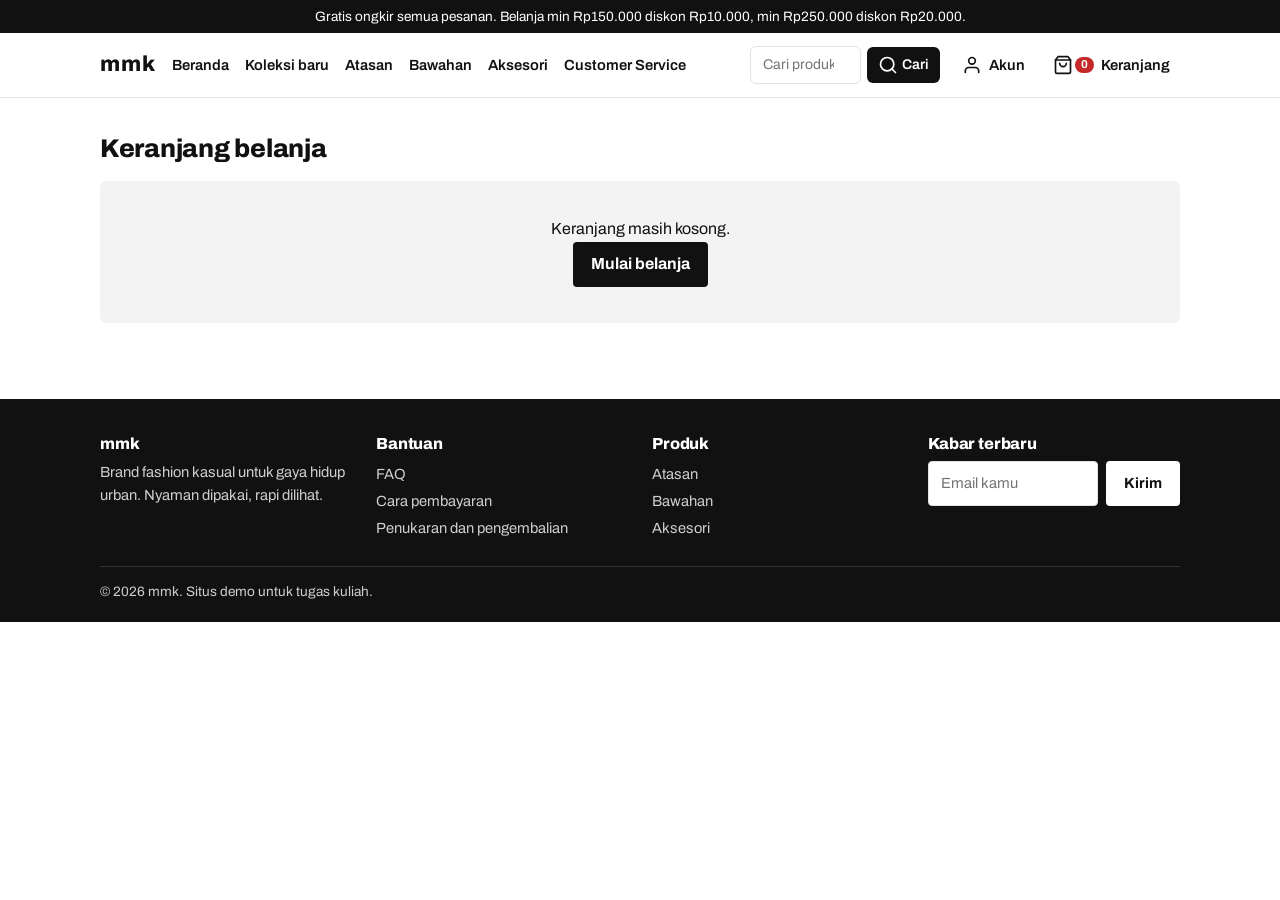
<file: pages/keranjang.html>
<!DOCTYPE html>
<html lang="id">

<head>
    <meta charset="utf-8">
    <meta name="viewport" content="width=device-width,initial-scale=1,viewport-fit=cover">
    <title>Keranjang - Sandang Kota</title>
    <link rel="stylesheet" href="https://fonts.googleapis.com/css2?family=Archivo:wght@400;600;700;800&display=swap">
    <link rel="stylesheet" href="../assets/css/style.css?v=20261023">
    <link rel="stylesheet" href="../assets/css/components/header.css?v=20261023">
    <link rel="stylesheet" href="../assets/css/components/footer.css?v=20261023">
</head>

<body data-page="cart">
    <header id="hdr"></header>
    <main class="wrap">
        <section>
            <h2 data-content="cart.title">Keranjang belanja</h2>
            <div id="cart"></div>
        </section>
    </main>
    <footer id="ftr"></footer>
    <script src="../assets/js/components/header.js?v=20261023"></script>
    <script src="../assets/js/components/footer.js?v=20261023"></script>
    <script src="../assets/js/script.js?v=20261023"></script>
</body>

</html>
</file>
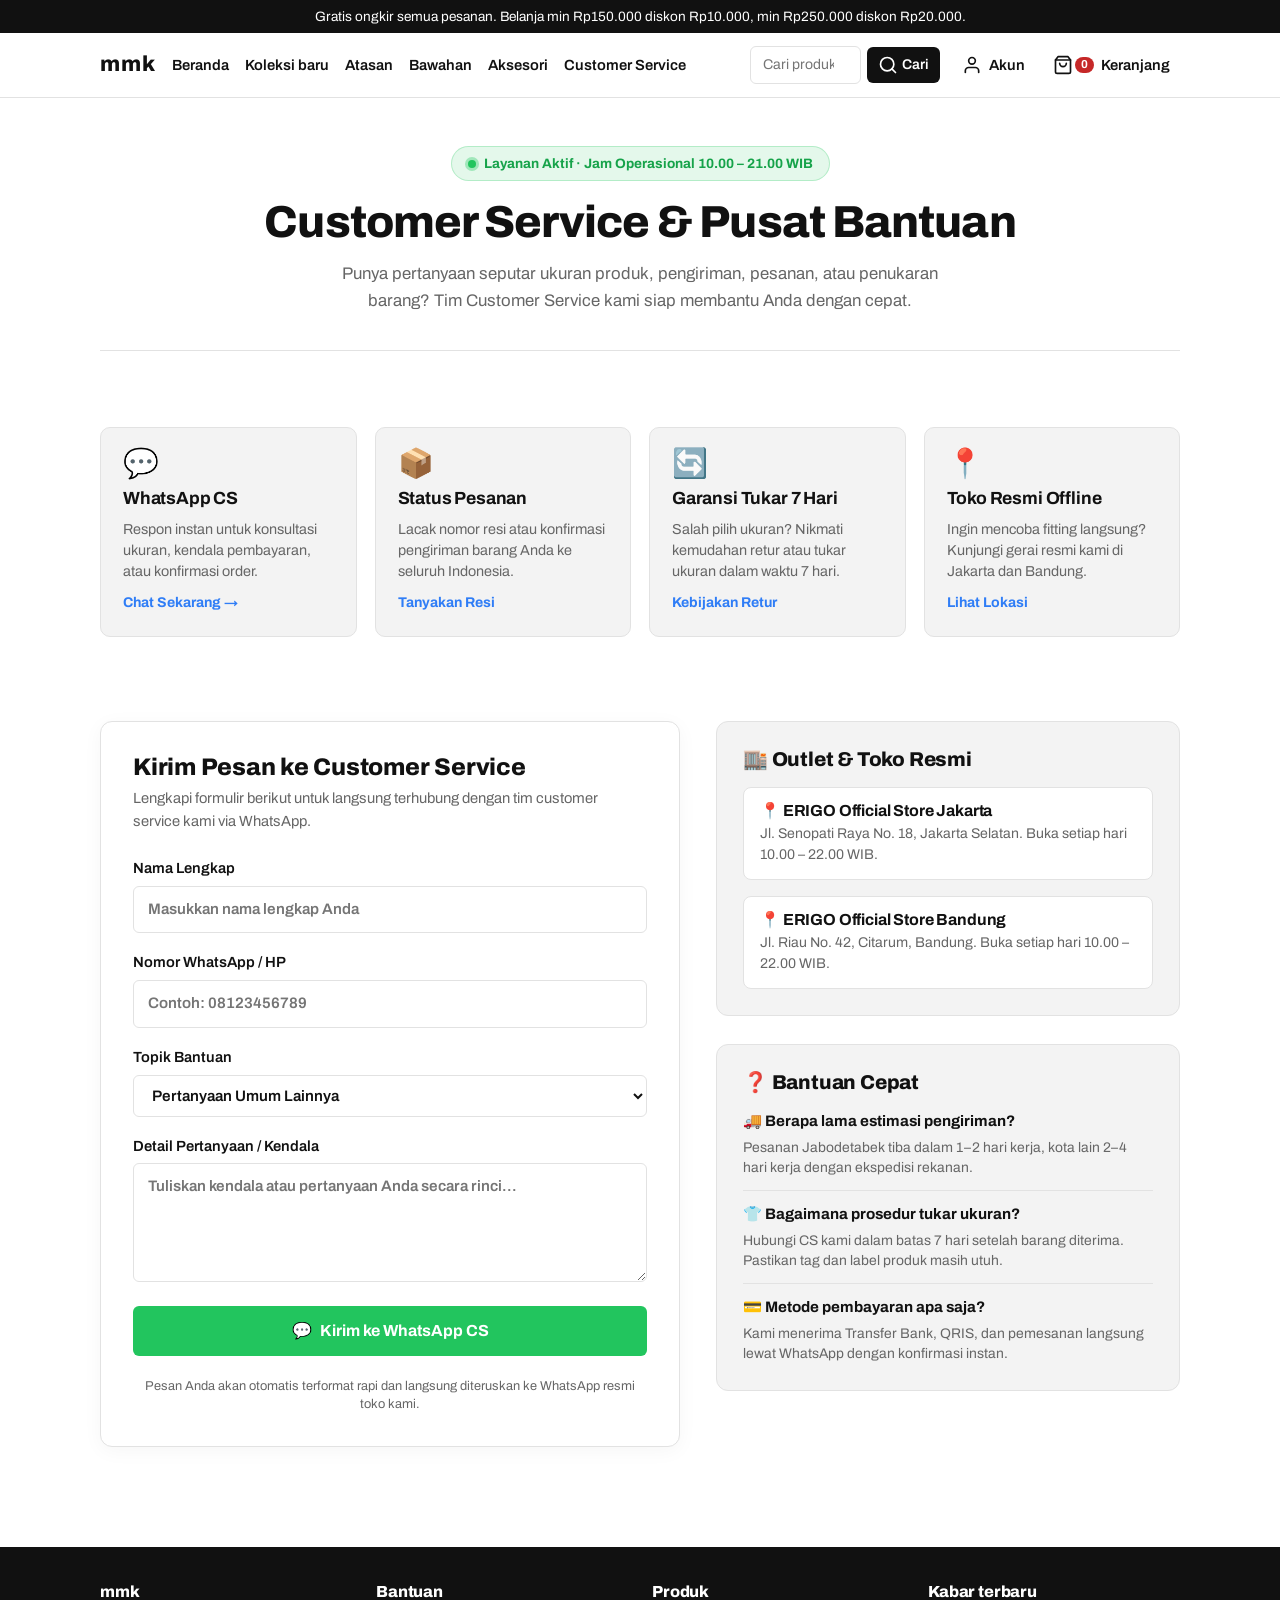
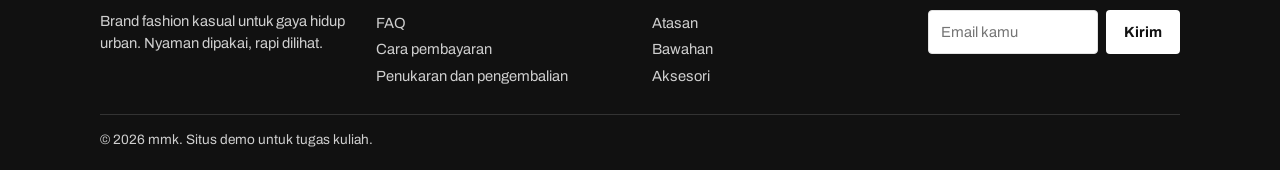
<file: pages/kontak.html>
<!DOCTYPE html>
<html lang="id">

<head>
    <meta charset="utf-8">
    <meta name="viewport" content="width=device-width,initial-scale=1,viewport-fit=cover">
    <title data-content="contact.page_title">Customer Service & Pusat Bantuan — ERIGO STORE</title>
    <link rel="stylesheet" href="https://fonts.googleapis.com/css2?family=Archivo:wght@400;600;700;800&display=swap">
    <link rel="stylesheet" href="../assets/css/style.css?v=20261023">
    <link rel="stylesheet" href="../assets/css/components/header.css?v=20261023">
    <link rel="stylesheet" href="../assets/css/components/footer.css?v=20261023">
    <link rel="stylesheet" href="../assets/css/contact.css?v=20261023">
</head>

<body data-page="kontak">
    <header id="hdr"></header>
    
    <main class="wrap cs-page">
        <!-- ══ CS HERO BANNER ══ -->
        <section class="cs-hero">
            <div class="cs-status-badge">
                <span class="cs-dot"></span>
                <span>Layanan Aktif · Jam Operasional 10.00 – 21.00 WIB</span>
            </div>
            <h1 data-content="contact.page_title">Customer Service & Pusat Bantuan</h1>
            <p>Punya pertanyaan seputar ukuran produk, pengiriman, pesanan, atau penukaran barang? Tim Customer Service kami siap membantu Anda dengan cepat.</p>
        </section>

        <!-- ══ QUICK SUPPORT CHANNELS (4 CARDS) ══ -->
        <section class="cs-channels" aria-label="Saluran Bantuan">
            <a class="cs-channel-card" href="https://wa.me/6287861553558?text=Halo%20Customer%20Service%2C%20saya%20butuh%20bantuan" target="_blank" rel="noopener noreferrer">
                <span class="cs-channel-icon">💬</span>
                <h3 class="cs-channel-title">WhatsApp CS</h3>
                <p class="cs-channel-desc">Respon instan untuk konsultasi ukuran, kendala pembayaran, atau konfirmasi order.</p>
                <span class="cs-channel-action">Chat Sekarang &rarr;</span>
            </a>

            <div class="cs-channel-card">
                <span class="cs-channel-icon">📦</span>
                <h3 class="cs-channel-title">Status Pesanan</h3>
                <p class="cs-channel-desc">Lacak nomor resi atau konfirmasi pengiriman barang Anda ke seluruh Indonesia.</p>
                <span class="cs-channel-action">Tanyakan Resi</span>
            </div>

            <div class="cs-channel-card">
                <span class="cs-channel-icon">🔄</span>
                <h3 class="cs-channel-title">Garansi Tukar 7 Hari</h3>
                <p class="cs-channel-desc">Salah pilih ukuran? Nikmati kemudahan retur atau tukar ukuran dalam waktu 7 hari.</p>
                <span class="cs-channel-action">Kebijakan Retur</span>
            </div>

            <div class="cs-channel-card">
                <span class="cs-channel-icon">📍</span>
                <h3 class="cs-channel-title">Toko Resmi Offline</h3>
                <p class="cs-channel-desc">Ingin mencoba fitting langsung? Kunjungi gerai resmi kami di Jakarta dan Bandung.</p>
                <span class="cs-channel-action">Lihat Lokasi</span>
            </div>
        </section>

        <!-- ══ TWO COLUMN CONTENT: FORM & SIDEBAR ══ -->
        <div class="cs-layout">
            
            <!-- Kolom Kiri: Form Pesan CS -->
            <section class="cs-form-card" aria-label="Formulir Customer Service">
                <div class="cs-form-header">
                    <h2 data-content="contact.heading">Kirim Pesan ke Customer Service</h2>
                    <p>Lengkapi formulir berikut untuk langsung terhubung dengan tim customer service kami via WhatsApp.</p>
                </div>

                <form id="f" class="cs-form">
                    <label>
                        <span data-content="contact.name">Nama Lengkap</span>
                        <input name="nama" type="text" placeholder="Masukkan nama lengkap Anda" required>
                    </label>

                    <label>
                        <span>Nomor WhatsApp / HP</span>
                        <input name="telepon" type="tel" placeholder="Contoh: 08123456789">
                    </label>

                    <label>
                        <span>Topik Bantuan</span>
                        <select name="topik">
                            <option value="Tanya Status & Resi Pesanan">Tanya Status & Resi Pesanan</option>
                            <option value="Konsultasi Ukuran & Produk">Konsultasi Ukuran & Produk</option>
                            <option value="Penukaran / Retur Barang">Penukaran / Retur Barang</option>
                            <option value="Konfirmasi Pembayaran">Konfirmasi Pembayaran</option>
                            <option value="Kerja Sama / Partnership">Kerja Sama / Partnership</option>
                            <option value="Pertanyaan Umum Lainnya" selected>Pertanyaan Umum Lainnya</option>
                        </select>
                    </label>

                    <label>
                        <span data-content="contact.message">Detail Pertanyaan / Kendala</span>
                        <textarea name="pesan" rows="4" placeholder="Tuliskan kendala atau pertanyaan Anda secara rinci..." required></textarea>
                    </label>

                    <button class="cs-submit-btn" id="contact-submit-btn" type="submit">
                        <span>💬</span>
                        <span data-content="contact.submit">Kirim ke WhatsApp CS</span>
                    </button>
                    <p class="cs-form-hint">Pesan Anda akan otomatis terformat rapi dan langsung diteruskan ke WhatsApp resmi toko kami.</p>
                </form>
            </section>

            <!-- Kolom Kanan: Store Locations & Quick FAQ -->
            <aside class="cs-sidebar">
                
                <!-- Outlet Toko Fisik -->
                <div class="cs-info-box">
                    <h2 data-content="contact.locations">🏬 Outlet & Toko Resmi</h2>
                    <div class="cs-stores-list">
                        <div class="cs-store-item">
                            <h3 data-content="contact.jakarta_name">📍 ERIGO Official Store Jakarta</h3>
                            <p data-content="contact.jakarta_address">Jl. Senopati Raya No. 18, Jakarta Selatan. Buka setiap hari 10.00 – 22.00 WIB.</p>
                        </div>
                        <div class="cs-store-item">
                            <h3 data-content="contact.bandung_name">📍 ERIGO Official Store Bandung</h3>
                            <p data-content="contact.bandung_address">Jl. Riau No. 42, Citarum, Bandung. Buka setiap hari 10.00 – 22.00 WIB.</p>
                        </div>
                    </div>
                </div>

                <!-- Bantuan Populer (FAQ) -->
                <div class="cs-info-box">
                    <h2>❓ Bantuan Cepat</h2>
                    <div class="cs-faq-list">
                        <div class="cs-faq-item">
                            <div class="cs-faq-q">🚚 Berapa lama estimasi pengiriman?</div>
                            <div class="cs-faq-a">Pesanan Jabodetabek tiba dalam 1–2 hari kerja, kota lain 2–4 hari kerja dengan ekspedisi rekanan.</div>
                        </div>
                        <div class="cs-faq-item">
                            <div class="cs-faq-q">👕 Bagaimana prosedur tukar ukuran?</div>
                            <div class="cs-faq-a">Hubungi CS kami dalam batas 7 hari setelah barang diterima. Pastikan tag dan label produk masih utuh.</div>
                        </div>
                        <div class="cs-faq-item">
                            <div class="cs-faq-q">💳 Metode pembayaran apa saja?</div>
                            <div class="cs-faq-a">Kami menerima Transfer Bank, QRIS, dan pemesanan langsung lewat WhatsApp dengan konfirmasi instan.</div>
                        </div>
                    </div>
                </div>

            </aside>

        </div>
    </main>

    <footer id="ftr"></footer>

    <script src="../assets/js/components/header.js?v=20261023"></script>
    <script src="../assets/js/components/footer.js?v=20261023"></script>
    <script src="../assets/js/script.js?v=20261023"></script>
</body>

</html>
</file>
<file: assets/css/style.css>
*{box-sizing:border-box;margin:0}
:root{--bg:#fff;--ink:#111;--soft:#F3F3F3;--line:#E2E2E2;--muted:#666;--sale:#C62828;--card:#fff;padding-top:env(safe-area-inset-top,0px);padding-bottom:env(safe-area-inset-bottom,0px)}
@media(prefers-color-scheme:dark){:root:not([data-theme="light"]){--bg:#0F0F10;--ink:#F2F2F2;--soft:#1A1A1C;--line:#2B2B2E;--muted:#9A9AA0;--sale:#FF7A7A;--card:#161618}}
:root[data-theme="dark"]{--bg:#0F0F10;--ink:#F2F2F2;--soft:#1A1A1C;--line:#2B2B2E;--muted:#9A9AA0;--sale:#FF7A7A;--card:#161618}
body{font:16px/1.55 "Archivo",system-ui,sans-serif;background:var(--bg);color:var(--ink)}
body::before{content:"";position:fixed;inset:0 0 auto;height:env(safe-area-inset-top,0px);background:#111;z-index:10}
a{color:inherit}:focus-visible{outline:3px solid #2F7DF6;outline-offset:2px}
h1,h2,h3{line-height:1.15;font-weight:800;letter-spacing:-.01em}
.wrap{max-width:1120px;margin:0 auto;padding:0 20px}
.btn{display:inline-block;background:var(--ink);color:var(--bg);border:0;border-radius:4px;padding:10px 18px;font:inherit;font-weight:700;cursor:pointer;text-decoration:none;text-align:center}
.btn.wide{display:block;width:100%;max-width:420px;margin-top:12px}.btn.inv{background:#fff;color:#111}
.hero{background:#111;color:#fff;padding:72px 0}.hero h1{font-size:clamp(2.2rem,7vw,4.2rem);max-width:12ch;margin-bottom:14px}
.hero p{max-width:44ch;color:#C9C9C9;margin-bottom:24px}
section{padding:36px 0}h2{font-size:1.6rem;margin-bottom:18px}
.cats {
  display: grid;
  grid-template-columns: repeat(auto-fit, minmax(260px, 1fr));
  gap: 18px;
}
.cat {
  position: relative;
  border-radius: 12px;
  overflow: hidden;
  padding: 36px 24px 26px;
  text-decoration: none;
  display: flex;
  flex-direction: column;
  justify-content: flex-end;
  min-height: 175px;
  color: #fff;
  background: var(--soft);
  border: 1px solid rgba(255, 255, 255, 0.08);
  box-shadow: 0 8px 24px rgba(0, 0, 0, 0.25);
  transition: transform 0.25s cubic-bezier(0.2, 0, 0, 1), box-shadow 0.25s ease, border-color 0.25s ease;
}
.cat:hover {
  transform: translateY(-4px);
  box-shadow: 0 16px 36px rgba(0, 0, 0, 0.5);
  border-color: rgba(255, 255, 255, 0.25);
}
.cat-bg {
  position: absolute;
  inset: 0;
  width: 100%;
  height: 100%;
  object-fit: cover;
  transition: transform 0.45s ease;
  z-index: 1;
}
.cat:hover .cat-bg {
  transform: scale(1.08);
}
.cat-overlay {
  position: absolute;
  inset: 0;
  background: linear-gradient(180deg, rgba(14, 14, 20, 0.2) 0%, rgba(14, 14, 20, 0.88) 100%);
  z-index: 2;
  transition: background 0.25s ease;
}
.cat:hover .cat-overlay {
  background: linear-gradient(180deg, rgba(14, 14, 20, 0.1) 0%, rgba(14, 14, 20, 0.94) 100%);
}
.cat-content {
  position: relative;
  z-index: 3;
}
.cat-title {
  display: block;
  font: 800 1.35rem "Archivo", sans-serif;
  color: #fff;
  margin-bottom: 4px;
  letter-spacing: -0.01em;
  text-shadow: 0 1px 3px rgba(0,0,0,0.8);
}
.cat-sub {
  display: block;
  font-weight: 500;
  font-size: .88rem;
  color: rgba(255, 255, 255, 0.85);
  text-shadow: 0 1px 2px rgba(0,0,0,0.8);
}
.cat-badge {
  display: inline-flex;
  align-items: center;
  gap: 5px;
  font-size: .75rem;
  font-weight: 700;
  color: #c4b5fd;
  margin-top: 10px;
  letter-spacing: 0.02em;
  transition: transform 0.2s ease, color 0.2s ease;
}
.cat:hover .cat-badge {
  transform: translateX(4px);
  color: #fff;
}
.grid{display:grid;grid-template-columns:repeat(auto-fill,minmax(210px,1fr));gap:20px 16px}
.card{display:flex;flex-direction:column;gap:10px}
.thumb{aspect-ratio:4/5;border-radius:6px;position:relative;display:grid;place-items:center;overflow:hidden}
.thumb-img{position:absolute;inset:0;width:100%;height:100%;object-fit:cover;transition:transform .35s ease}
.card:hover .thumb-img{transform:scale(1.04)}
.tp{display:none}
.product-open{display:grid;gap:10px;width:100%;padding:0;border:0;background:none;color:inherit;text-align:left;font:inherit;cursor:pointer}
.product-info{display:grid;gap:4px}.product-info strong{font-size:1rem;font-weight:600}
.photo-hint{position:absolute;bottom:9px;right:9px;padding:3px 7px;border-radius:3px;background:rgba(0,0,0,.6);color:#fff;font-size:.75rem}
.off{position:absolute;top:8px;left:8px;background:var(--sale);color:#fff;font-size:.8rem;font-weight:700;padding:2px 8px;border-radius:3px}
.card h3{font-size:1rem;font-weight:600}.price{font-weight:800;color:var(--sale)}s{color:var(--muted);font-size:.9rem}
.perks{display:grid;grid-template-columns:repeat(auto-fit,minmax(220px,1fr));gap:16px}.perks div{background:var(--soft);padding:22px;border-radius:6px}.perks p,.post p{color:var(--muted)}
.posts{display:grid;grid-template-columns:repeat(auto-fit,minmax(240px,1fr));gap:20px}.post{border-top:3px solid var(--ink);padding-top:12px}.post h3{margin-bottom:6px;font-size:1.1rem}
.post .source-link{display:inline-block;margin-top:10px;font-size:.9rem;font-weight:600;text-underline-offset:3px}
.product-dialog{width:min(900px,calc(100% - 28px));max-height:90vh;margin:auto;padding:28px;border:1px solid var(--line);border-radius:8px;background:var(--bg);color:var(--ink)}
.product-dialog::backdrop{background:rgba(0,0,0,.65)}
.detail-close{position:absolute;top:8px;right:12px;border:0;background:none;color:var(--ink);font-size:2rem;line-height:1;cursor:pointer}
.detail-layout{display:grid;grid-template-columns:minmax(0,1.1fr) minmax(240px,.9fr);gap:28px}
.gallery-main,.gallery-thumb{background:linear-gradient(145deg,rgba(255,255,255,.12),transparent 55%),var(--product-color);color:#fff}
.gallery-main{position:relative;min-height:330px;display:grid;align-content:center;justify-items:center;gap:8px;border-radius:6px;text-align:center;overflow:hidden}
.gallery-main img{position:absolute;inset:0;width:100%;height:100%;object-fit:contain}
.gallery-main span,.gallery-main small{position:relative;z-index:1;padding:2px 6px;background:rgba(0,0,0,.35);border-radius:3px}
.gallery-main span{font-size:1.3rem;font-weight:800}.gallery-main small{color:rgba(255,255,255,.8)}
.gallery-thumbs{display:grid;grid-template-columns:repeat(4,minmax(0,1fr));gap:8px;margin-top:8px}
.gallery-thumb{position:relative;aspect-ratio:1;overflow:hidden;border:2px solid transparent;border-radius:4px;cursor:pointer;font:inherit;font-size:.75rem;font-weight:600;line-height:1.25}
.gallery-thumb img{position:absolute;inset:0;width:100%;height:100%;object-fit:cover}
.gallery-thumb span{position:relative;z-index:1;padding:3px;text-shadow:0 1px 3px #000;background:rgba(0,0,0,.35);border-radius:3px}
.gallery-thumb.active{border-color:#2F7DF6}
.product-description{display:grid;align-content:start;gap:14px}.product-description h2{margin:0}
.product-description label{margin-top:4px}.product-description select{max-width:180px}
.product-description .btn{width:100%}
.bar{display:flex;gap:12px;flex-wrap:wrap;margin-bottom:14px}
input,select,textarea{font:inherit;padding:10px 12px;border:1px solid var(--line);border-radius:4px;background:var(--card);color:var(--ink);width:100%}
.bar input{flex:2;min-width:180px}.bar select{flex:1;min-width:150px}
#chips{display:flex;gap:8px;flex-wrap:wrap;margin-bottom:20px}
.chip{border:1px solid var(--ink);background:transparent;color:var(--ink);border-radius:99px;padding:6px 16px;font:inherit;cursor:pointer}.chip[aria-pressed="true"]{background:var(--ink);color:var(--bg)}
table{width:100%;border-collapse:collapse}th,td{padding:12px 8px;text-align:left;border-bottom:1px solid var(--line)}
.qty{display:flex;align-items:center;gap:8px}.qty button{width:30px;height:30px;border:1px solid var(--line);background:var(--card);color:var(--ink);border-radius:4px;cursor:pointer}
.sum{display:grid;grid-template-columns:1fr auto;gap:6px 16px;max-width:420px;margin:20px 0 6px}.sum dd{text-align:right}.sum .t{font-weight:800;font-size:1.2rem;border-top:1px solid var(--line);padding-top:8px}
.hint{color:var(--muted)}
.empty{background:var(--soft);border-radius:6px;padding:36px;text-align:center}
form{display:grid;gap:14px;max-width:520px}label{font-weight:600;display:grid;gap:4px}
.stores{display:grid;grid-template-columns:repeat(auto-fit,minmax(240px,1fr));gap:16px;margin-bottom:32px}.stores div{background:var(--soft);padding:18px;border-radius:6px}
.toast{position:fixed;bottom:20px;left:50%;transform:translateX(-50%);background:#111;color:#fff;padding:10px 18px;border-radius:4px;z-index:20}
@media(max-width:560px){.hero{padding:48px 0}th:nth-child(2),td:nth-child(2){display:none}}
@media(max-width:700px){.product-dialog{padding:24px 18px}.detail-layout{grid-template-columns:1fr;gap:20px}.gallery-main{min-height:240px}}
@media(prefers-reduced-motion:reduce){*{transition:none!important;animation:none!important}}

/* ── Gallery slide controls ── */
.gallery-main-img{cursor:zoom-in;transition:opacity .2s;width:100%;height:100%;object-fit:cover;position:absolute;inset:0}
.gallery-label{display:none}
.gallery-hint{display:none}

.gallery-prev,.gallery-next{
  position:absolute;top:50%;transform:translateY(-50%);
  background:rgba(0,0,0,.45);color:#fff;border:none;
  width:36px;height:36px;border-radius:50%;font-size:1.4rem;
  cursor:pointer;z-index:3;display:grid;place-items:center;
  transition:background .15s;line-height:1;
}
.gallery-prev{left:8px}.gallery-next{right:8px}
.gallery-prev:hover,.gallery-next:hover{background:rgba(0,0,0,.8)}
.gallery-prev:disabled,.gallery-next:disabled{opacity:.25;cursor:default}

.gallery-counter{
  position:absolute;bottom:8px;left:50%;transform:translateX(-50%);
  background:rgba(0,0,0,.5);color:#fff;font-size:.7rem;
  padding:2px 10px;border-radius:20px;z-index:3;pointer-events:none;
}
.gallery-zoom-btn{
  position:absolute;top:8px;right:8px;
  background:rgba(0,0,0,.45);color:#fff;border:none;
  width:30px;height:30px;border-radius:6px;font-size:.95rem;
  cursor:pointer;z-index:3;display:grid;place-items:center;
  transition:background .15s;opacity:.7;
}
.gallery-zoom-btn:hover{background:rgba(0,0,0,.85);opacity:1}


/* ── Lightbox Dialog (Top-layer native modal) ── */
dialog.lb-dialog {
  border: none;
  background: rgba(0, 0, 0, 0.92);
  color: #fff;
  padding: 0;
  margin: 0;
  width: 100vw;
  height: 100vh;
  max-width: 100vw;
  max-height: 100vh;
  position: fixed;
  inset: 0;
  outline: none;
  box-sizing: border-box;
  z-index: 99999;
}
dialog.lb-dialog:not([open]) {
  display: none !important;
}
dialog.lb-dialog[open] {
  display: flex;
  align-items: center;
  justify-content: center;
}
dialog.lb-dialog::backdrop {
  background: rgba(0, 0, 0, 0.92);
  backdrop-filter: blur(4px);
}
.lb-body {
  position: relative;
  z-index: 1;
  max-width: 92vw;
  max-height: 92vh;
  display: flex;
  flex-direction: column;
  align-items: center;
  gap: 12px;
  pointer-events: none;
}
.lb-body img,
.lb-body .lb-label {
  pointer-events: auto;
}
.lb-body img {
  max-width: 88vw;
  max-height: 82vh;
  object-fit: contain;
  border-radius: 8px;
  box-shadow: 0 10px 40px rgba(0, 0, 0, 0.7);
  user-select: none;
}
.lb-label {
  color: rgba(255, 255, 255, 0.85);
  font-size: 0.9rem;
  font-weight: 500;
  text-align: center;
}
.lb-close {
  position: fixed;
  top: 16px;
  right: 20px;
  z-index: 10;
  background: rgba(255, 255, 255, 0.15);
  border: 1px solid rgba(255, 255, 255, 0.25);
  color: #fff;
  width: 42px;
  height: 42px;
  border-radius: 50%;
  font-size: 1.5rem;
  cursor: pointer;
  display: grid;
  place-items: center;
  transition: all 0.15s ease;
  line-height: 1;
}
.lb-close:hover {
  background: rgba(239, 68, 68, 0.85);
  border-color: transparent;
  transform: scale(1.05);
}
.lb-prev, .lb-next {
  position: fixed;
  top: 50%;
  transform: translateY(-50%);
  z-index: 10;
  background: rgba(255, 255, 255, 0.15);
  border: 1px solid rgba(255, 255, 255, 0.2);
  color: #fff;
  width: 48px;
  height: 48px;
  border-radius: 50%;
  font-size: 2rem;
  cursor: pointer;
  display: grid;
  place-items: center;
  transition: all 0.15s ease;
  line-height: 1;
}
.lb-prev { left: 20px; }
.lb-next { right: 20px; }
.lb-prev:hover, .lb-next:hover {
  background: rgba(255, 255, 255, 0.3);
  transform: translateY(-50%) scale(1.08);
}

/* ── Header & Navbar Enhancement (Permanent) ── */
.top {
  display: flex !important;
  align-items: center !important;
  justify-content: space-between !important;
  gap: 16px !important;
  min-height: 64px !important;
  flex-wrap: nowrap !important;
}
.logo {
  flex-shrink: 0 !important;
  white-space: nowrap !important;
}
nav {
  display: flex !important;
  align-items: center !important;
  gap: 16px !important;
  flex-wrap: nowrap !important;
}
nav a {
  white-space: nowrap !important;
  font-size: 0.92rem !important;
  font-weight: 600 !important;
  text-decoration: none !important;
  color: var(--ink) !important;
}
nav a:hover {
  text-decoration: underline !important;
  text-underline-offset: 6px !important;
}
.header-right {
  display: flex !important;
  align-items: center !important;
  gap: 12px !important;
  flex-shrink: 0 !important;
  margin-left: auto !important;
}
.site-search {
  display: flex !important;
  align-items: center !important;
  gap: 6px !important;
  width: 190px !important;
}
.site-search input {
  flex: 1 !important;
  min-width: 0 !important;
  padding: 7px 12px !important;
  font: inherit !important;
  font-size: 0.88rem !important;
  border: 1px solid var(--line) !important;
  border-radius: 6px !important;
  background: var(--card) !important;
  color: var(--ink) !important;
}
.site-search button {
  border: 0 !important;
  border-radius: 6px !important;
  background: var(--ink) !important;
  color: var(--bg) !important;
  padding: 7px 11px !important;
  font: inherit !important;
  font-size: 0.88rem !important;
  font-weight: 600 !important;
  cursor: pointer !important;
  display: inline-flex !important;
  align-items: center !important;
  gap: 4px !important;
  white-space: nowrap !important;
}
.account-nav {
  display: flex !important;
  align-items: center !important;
  gap: 8px !important;
  flex-shrink: 0 !important;
}
.account-link, .cart {
  display: inline-flex !important;
  align-items: center !important;
  gap: 7px !important;
  text-decoration: none !important;
  font-weight: 600 !important;
  font-size: 0.92rem !important;
  color: var(--ink) !important;
  padding: 6px 10px !important;
  border-radius: 6px !important;
  white-space: nowrap !important;
  transition: background 0.15s ease !important;
}
.account-link:hover, .cart:hover {
  background: var(--soft) !important;
  text-decoration: none !important;
}
.header-icon {
  width: 20px !important;
  height: 20px !important;
  flex-shrink: 0 !important;
  stroke: currentColor !important;
}
.cart-icon-wrapper {
  position: relative !important;
  display: inline-flex !important;
  align-items: center !important;
}
.badge {
  background: var(--sale) !important;
  color: #fff !important;
  border-radius: 99px !important;
  padding: 1px 6px !important;
  font-size: 0.72rem !important;
  font-weight: 700 !important;
  min-width: 18px !important;
  text-align: center !important;
  line-height: 1.2 !important;
  margin-left: 2px !important;
}

@media (max-width: 1100px) {
  nav { gap: 10px !important; }
  nav a { font-size: 0.85rem !important; }
  .site-search { width: 150px !important; }
  .search-btn-text { display: none !important; }
}

@media (max-width: 960px) {
  .account-link .nav-text, .cart .nav-text { display: none !important; }
  .account-link, .cart { padding: 6px 8px !important; }
  .site-search { width: 130px !important; }
}

@media (max-width: 800px) {
  .top {
    flex-wrap: wrap !important;
    padding-top: 10px !important;
    padding-bottom: 10px !important;
  }
  nav {
    order: 3 !important;
    width: 100% !important;
    overflow-x: auto !important;
    padding-bottom: 6px !important;
    gap: 14px !important;
  }
  .header-right {
    order: 2 !important;
  }
}

/* ═══════════════════════════════════════════════════════════════
   ANIMATED HERO BANNER SLIDER
   ═══════════════════════════════════════════════════════════════ */
.hero-slider-section {
  position: relative;
  overflow: hidden;
  min-height: 520px;
  background: #09090b;
  color: #fff;
  display: flex;
  align-items: center;
}

.hero-slider {
  position: absolute;
  inset: 0;
  width: 100%;
  height: 100%;
}

.hero-slide {
  position: absolute;
  inset: 0;
  width: 100%;
  height: 100%;
  background-size: cover;
  background-position: center;
  opacity: 0;
  visibility: hidden;
  transition: opacity 0.85s cubic-bezier(0.4, 0, 0.2, 1), transform 1.2s cubic-bezier(0.4, 0, 0.2, 1);
  transform: scale(1.06);
  display: flex;
  align-items: center;
  z-index: 1;
}

.hero-slide.active {
  opacity: 1;
  visibility: visible;
  transform: scale(1);
  z-index: 2;
}

.hero-slide-content {
  position: relative;
  z-index: 3;
  max-width: 680px;
  padding: 72px 0;
}

.hero-tag {
  display: inline-flex;
  align-items: center;
  padding: 5px 14px;
  border-radius: 99px;
  background: rgba(255, 255, 255, 0.16);
  backdrop-filter: blur(8px);
  border: 1px solid rgba(255, 255, 255, 0.25);
  font-size: 0.8rem;
  font-weight: 700;
  letter-spacing: 0.08em;
  text-transform: uppercase;
  margin-bottom: 14px;
  opacity: 0;
  transform: translateY(20px);
  transition: all 0.6s cubic-bezier(0.16, 1, 0.3, 1) 0.15s;
}

.hero-slide.active .hero-tag {
  opacity: 1;
  transform: translateY(0);
}

.hero-slide h1 {
  font-size: clamp(2.3rem, 6.5vw, 4rem);
  font-weight: 800;
  line-height: 1.12;
  letter-spacing: -0.02em;
  margin-bottom: 16px;
  max-width: 14ch;
  text-shadow: 0 2px 14px rgba(0, 0, 0, 0.6);
  opacity: 0;
  transform: translateY(25px);
  transition: all 0.7s cubic-bezier(0.16, 1, 0.3, 1) 0.25s;
}

.hero-slide.active h1 {
  opacity: 1;
  transform: translateY(0);
}

.hero-slide p {
  font-size: 1.12rem;
  line-height: 1.6;
  color: #ececee;
  max-width: 48ch;
  margin-bottom: 26px;
  text-shadow: 0 1px 8px rgba(0, 0, 0, 0.6);
  opacity: 0;
  transform: translateY(25px);
  transition: all 0.7s cubic-bezier(0.16, 1, 0.3, 1) 0.35s;
}

.hero-slide.active p {
  opacity: 1;
  transform: translateY(0);
}

.hero-cta {
  display: inline-block;
  padding: 12px 28px;
  border-radius: 6px;
  font-weight: 700;
  opacity: 0;
  transform: translateY(20px);
  transition: all 0.7s cubic-bezier(0.16, 1, 0.3, 1) 0.45s;
  box-shadow: 0 4px 20px rgba(0, 0, 0, 0.35);
}

.hero-slide.active .hero-cta {
  opacity: 1;
  transform: translateY(0);
}

.hero-slider-nav {
  position: absolute;
  top: 50%;
  transform: translateY(-50%);
  z-index: 5;
  width: 48px;
  height: 48px;
  border-radius: 50%;
  background: rgba(0, 0, 0, 0.45);
  border: 1px solid rgba(255, 255, 255, 0.25);
  color: #fff;
  font-size: 1.8rem;
  display: grid;
  place-items: center;
  cursor: pointer;
  transition: all 0.2s ease;
  backdrop-filter: blur(4px);
  line-height: 1;
}

.hero-prev { left: 24px; }
.hero-next { right: 24px; }

.hero-slider-nav:hover {
  background: rgba(0, 0, 0, 0.85);
  border-color: #fff;
  transform: translateY(-50%) scale(1.1);
}

.hero-dots {
  position: absolute;
  bottom: 22px;
  left: 50%;
  transform: translateX(-50%);
  z-index: 5;
  display: flex;
  align-items: center;
  gap: 8px;
}

.hero-dot {
  width: 10px;
  height: 10px;
  border-radius: 99px;
  background: rgba(255, 255, 255, 0.4);
  border: none;
  cursor: pointer;
  transition: all 0.3s ease;
  padding: 0;
}

.hero-dot.active {
  width: 32px;
  background: #fff;
  box-shadow: 0 0 10px rgba(255, 255, 255, 0.8);
}

@media (max-width: 680px) {
  .hero-slider-section {
    min-height: 420px;
  }
  .hero-slide-content {
    padding: 48px 0;
  }
  .hero-slider-nav {
    width: 38px;
    height: 38px;
    font-size: 1.4rem;
  }
  .hero-prev { left: 12px; }
  .hero-next { right: 12px; }
}

/* ── ARTIKEL & REFERENSI BERANDA ── */
.posts {
  display: grid;
  grid-template-columns: repeat(auto-fill, minmax(280px, 1fr));
  gap: 24px;
  margin-top: 24px;
}

.post {
  display: flex;
  flex-direction: column;
  background: var(--surface, #141419);
  border: 1px solid var(--line, rgba(255, 255, 255, 0.08));
  border-radius: 12px;
  overflow: hidden;
  transition: transform 0.25s ease, box-shadow 0.25s ease, border-color 0.25s ease;
}

.post:hover {
  transform: translateY(-4px);
  border-color: rgba(255, 255, 255, 0.22);
  box-shadow: 0 12px 30px rgba(0, 0, 0, 0.4);
}

.post-thumb {
  position: relative;
  width: 100%;
  aspect-ratio: 16 / 9;
  background: #1c1c24;
  overflow: hidden;
}

.post-thumb img {
  width: 100%;
  height: 100%;
  object-fit: cover;
  display: block;
  transition: transform 0.4s ease;
}

.post:hover .post-thumb img {
  transform: scale(1.05);
}

.post-body {
  padding: 18px 20px 22px;
  display: flex;
  flex-direction: column;
  flex: 1;
}

.post-body h3 {
  font-size: 1.05rem;
  font-weight: 700;
  margin: 0 0 10px;
  color: #fff;
  line-height: 1.4;
}

.post-body p {
  font-size: 0.88rem;
  color: var(--muted, #94a3b8);
  line-height: 1.55;
  margin: 0 0 16px;
  flex: 1;
}

.post-body .source-link {
  font-size: 0.85rem;
  font-weight: 600;
  color: #38bdf8;
  text-decoration: none;
  display: inline-flex;
  align-items: center;
  gap: 4px;
  margin-top: auto;
  transition: color 0.2s ease, transform 0.2s ease;
}

.post-body .source-link:hover {
  color: #7dd3fc;
  text-decoration: underline;
  transform: translateX(2px);
}
</file>
<file: assets/css/components/header.css>
header {
  position: sticky;
  top: env(safe-area-inset-top, 0px);
  z-index: 100;
  background: var(--bg);
  border-bottom: 1px solid var(--line);
}

.promo {
  background: #111;
  color: #fff;
  text-align: center;
  font-size: 0.85rem;
  padding: 6px 12px;
}

.top {
  display: flex;
  align-items: center;
  justify-content: space-between;
  gap: 16px;
  min-height: 64px;
}

.logo {
  font-size: 1.35rem;
  font-weight: 800;
  text-decoration: none;
  letter-spacing: 0.04em;
  white-space: nowrap;
  flex-shrink: 0;
}

nav {
  display: flex;
  align-items: center;
  gap: 18px;
  flex-wrap: nowrap;
}

nav a {
  text-decoration: none;
  font-weight: 600;
  font-size: 0.92rem;
  white-space: nowrap;
  color: var(--ink);
  transition: opacity 0.15s ease;
}

nav a:hover {
  text-decoration: underline;
  text-underline-offset: 6px;
}

.header-right {
  display: flex;
  align-items: center;
  gap: 12px;
  flex-shrink: 0;
  margin-left: auto;
}

.site-search {
  display: flex;
  align-items: center;
  gap: 6px;
  width: 200px;
}

.site-search input {
  flex: 1;
  min-width: 0;
  padding: 7px 12px;
  font: inherit;
  font-size: 0.88rem;
  border: 1px solid var(--line);
  border-radius: 6px;
  background: var(--card);
  color: var(--ink);
}

.site-search input:focus {
  outline: none;
  border-color: #2F7DF6;
}

.site-search button {
  border: 0;
  border-radius: 6px;
  background: var(--ink);
  color: var(--bg);
  padding: 7px 11px;
  font: inherit;
  font-size: 0.88rem;
  font-weight: 600;
  cursor: pointer;
  display: inline-flex;
  align-items: center;
  gap: 4px;
  white-space: nowrap;
  transition: opacity 0.15s ease;
}

.site-search button:hover {
  opacity: 0.9;
}

.account-nav {
  display: flex;
  align-items: center;
  gap: 6px;
  flex-shrink: 0;
}

.account-link, .cart {
  display: inline-flex;
  align-items: center;
  gap: 7px;
  text-decoration: none;
  font-weight: 600;
  font-size: 0.92rem;
  color: var(--ink);
  padding: 6px 10px;
  border-radius: 6px;
  white-space: nowrap;
  transition: background 0.15s ease, opacity 0.15s ease;
}

.account-link:hover, .cart:hover {
  background: var(--soft);
  text-decoration: none;
}

.header-icon {
  width: 20px;
  height: 20px;
  flex-shrink: 0;
  stroke: currentColor;
}

.cart-icon-wrapper {
  position: relative;
  display: inline-flex;
  align-items: center;
}

.badge {
  background: var(--sale);
  color: #fff;
  border-radius: 99px;
  padding: 1px 6px;
  font-size: 0.72rem;
  font-weight: 700;
  min-width: 18px;
  text-align: center;
  line-height: 1.2;
  margin-left: 2px;
}

.visually-hidden {
  position: absolute;
  width: 1px;
  height: 1px;
  padding: 0;
  margin: -1px;
  overflow: hidden;
  clip: rect(0, 0, 0, 0);
  white-space: nowrap;
  border: 0;
}

/* ── Responsive Styling ── */
@media (max-width: 1160px) {
  nav {
    gap: 12px;
  }
  nav a {
    font-size: 0.88rem;
  }
  .site-search {
    width: 160px;
  }
  .search-btn-text {
    display: none;
  }
  .site-search button {
    padding: 7px 9px;
  }
}

@media (max-width: 980px) {
  .account-link .nav-text,
  .cart .nav-text {
    display: none; /* Icon-only view on medium screens so it NEVER drops below */
  }
  .account-link, .cart {
    padding: 6px 8px;
  }
  .site-search {
    width: 140px;
  }
}

@media (max-width: 820px) {
  .top {
    flex-wrap: wrap;
    padding-top: 10px;
    padding-bottom: 10px;
  }
  nav {
    order: 3;
    width: 100%;
    overflow-x: auto;
    padding-bottom: 6px;
    gap: 14px;
    -webkit-overflow-scrolling: touch;
    scrollbar-width: none;
  }
  nav::-webkit-scrollbar {
    display: none;
  }
  .header-right {
    order: 2;
  }
}

@media (max-width: 520px) {
  .site-search {
    display: none;
  }
}
</file>
<file: assets/css/components/footer.css>
footer{background:#111;color:#CFCFCF;margin-top:40px;padding:36px 0 20px;font-size:.92rem}
.fgrid{display:grid;grid-template-columns:repeat(auto-fit,minmax(190px,1fr));gap:24px}
footer h3{color:#fff;font-size:1rem;margin-bottom:8px}
footer a{display:block;text-decoration:none;padding:2px 0}
footer a:hover{color:#fff}
#nl{display:flex;gap:8px;max-width:none}
#nl input{min-width:0}
#nl .btn{background:#fff;color:#111}
.copy{margin-top:24px;border-top:1px solid #333;padding-top:14px;font-size:.85rem}
</file>
<file: assets/css/contact.css>
/* ═══════════════════════════════════════════════════════════════
   CUSTOMER SERVICE & HELP CENTER STYLES
   ═══════════════════════════════════════════════════════════════ */

.cs-page {
  padding-bottom: 60px;
}

/* ── Hero Banner ── */
.cs-hero {
  padding: 48px 0 36px;
  text-align: center;
  border-bottom: 1px solid var(--line);
  margin-bottom: 40px;
}

.cs-status-badge {
  display: inline-flex;
  align-items: center;
  gap: 8px;
  padding: 6px 16px;
  border-radius: 99px;
  background: rgba(34, 197, 94, 0.12);
  color: #16a34a;
  font-size: 0.85rem;
  font-weight: 700;
  margin-bottom: 16px;
  border: 1px solid rgba(34, 197, 94, 0.25);
}

.cs-dot {
  width: 8px;
  height: 8px;
  border-radius: 50%;
  background: #22c55e;
  box-shadow: 0 0 0 3px rgba(34, 197, 94, 0.35);
  animation: pulse-dot 2s infinite;
}

@keyframes pulse-dot {
  0% { box-shadow: 0 0 0 0 rgba(34, 197, 94, 0.6); }
  70% { box-shadow: 0 0 0 8px rgba(34, 197, 94, 0); }
  100% { box-shadow: 0 0 0 0 rgba(34, 197, 94, 0); }
}

.cs-hero h1 {
  font-size: clamp(2rem, 5vw, 2.8rem);
  font-weight: 800;
  margin-bottom: 12px;
  letter-spacing: -0.02em;
}

.cs-hero p {
  max-width: 600px;
  margin: 0 auto;
  color: var(--muted);
  font-size: 1.05rem;
  line-height: 1.6;
}

/* ── Channels Grid (4 Cards) ── */
.cs-channels {
  display: grid;
  grid-template-columns: repeat(auto-fit, minmax(230px, 1fr));
  gap: 18px;
  margin-bottom: 48px;
}

.cs-channel-card {
  background: var(--soft);
  border: 1px solid var(--line);
  border-radius: 10px;
  padding: 22px;
  display: flex;
  flex-direction: column;
  gap: 10px;
  transition: transform 0.2s ease, border-color 0.2s ease, box-shadow 0.2s ease;
  text-decoration: none;
  color: inherit;
}

.cs-channel-card:hover {
  transform: translateY(-3px);
  border-color: var(--ink);
  box-shadow: 0 8px 24px rgba(0, 0, 0, 0.06);
}

.cs-channel-icon {
  font-size: 1.8rem;
  line-height: 1;
}

.cs-channel-title {
  font-size: 1.1rem;
  font-weight: 700;
  margin: 0;
}

.cs-channel-desc {
  font-size: 0.9rem;
  color: var(--muted);
  line-height: 1.45;
  flex: 1;
}

.cs-channel-action {
  font-size: 0.88rem;
  font-weight: 700;
  color: #2F7DF6;
  display: inline-flex;
  align-items: center;
  gap: 4px;
}

/* ── Two-Column Layout ── */
.cs-layout {
  display: grid;
  grid-template-columns: 1.25fr 1fr;
  gap: 36px;
  align-items: start;
}

@media (max-width: 860px) {
  .cs-layout {
    grid-template-columns: 1fr;
    gap: 32px;
  }
}

/* ── Form Card ── */
.cs-form-card {
  background: var(--card);
  border: 1px solid var(--line);
  border-radius: 12px;
  padding: 32px;
  box-shadow: 0 4px 20px rgba(0, 0, 0, 0.04);
}

.cs-form-header {
  margin-bottom: 24px;
}

.cs-form-header h2 {
  font-size: 1.5rem;
  font-weight: 800;
  margin-bottom: 6px;
}

.cs-form-header p {
  color: var(--muted);
  font-size: 0.92rem;
}

.cs-form {
  display: flex;
  flex-direction: column;
  gap: 18px;
}

.cs-form label {
  display: flex;
  flex-direction: column;
  gap: 6px;
  font-weight: 600;
  font-size: 0.92rem;
}

.cs-form input,
.cs-form select,
.cs-form textarea {
  font: inherit;
  font-size: 0.95rem;
  padding: 11px 14px;
  border: 1px solid var(--line);
  border-radius: 6px;
  background: var(--bg);
  color: var(--ink);
  transition: border-color 0.15s ease, box-shadow 0.15s ease;
  width: 100%;
}

.cs-form input:focus,
.cs-form select:focus,
.cs-form textarea:focus {
  border-color: #2F7DF6;
  outline: none;
  box-shadow: 0 0 0 3px rgba(47, 125, 246, 0.15);
}

.cs-form textarea {
  resize: vertical;
  min-height: 110px;
}

.cs-submit-btn {
  display: inline-flex;
  align-items: center;
  justify-content: center;
  gap: 8px;
  background: #22c55e;
  color: #fff;
  border: none;
  border-radius: 6px;
  padding: 13px 24px;
  font: inherit;
  font-size: 1rem;
  font-weight: 700;
  cursor: pointer;
  transition: background 0.15s ease, transform 0.1s ease;
  width: 100%;
  margin-top: 6px;
}

.cs-submit-btn:hover {
  background: #16a34a;
  transform: translateY(-1px);
}

.cs-form-hint {
  font-size: 0.8rem;
  color: var(--muted);
  text-align: center;
  line-height: 1.4;
  margin-top: 4px;
}

/* ── Sidebar Right (Stores & FAQ) ── */
.cs-sidebar {
  display: flex;
  flex-direction: column;
  gap: 28px;
}

.cs-info-box {
  background: var(--soft);
  border: 1px solid var(--line);
  border-radius: 12px;
  padding: 26px;
}

.cs-info-box h2 {
  font-size: 1.25rem;
  font-weight: 800;
  margin-bottom: 16px;
  display: flex;
  align-items: center;
  gap: 8px;
}

.cs-stores-list {
  display: flex;
  flex-direction: column;
  gap: 16px;
}

.cs-store-item {
  padding: 14px 16px;
  border-radius: 8px;
  background: var(--card);
  border: 1px solid var(--line);
}

.cs-store-item h3 {
  font-size: 1rem;
  font-weight: 700;
  margin-bottom: 4px;
  display: flex;
  align-items: center;
  gap: 6px;
}

.cs-store-item p {
  font-size: 0.88rem;
  color: var(--muted);
  line-height: 1.45;
}

/* ── Quick FAQ ── */
.cs-faq-list {
  display: flex;
  flex-direction: column;
  gap: 12px;
}

.cs-faq-item {
  border-bottom: 1px solid var(--line);
  padding-bottom: 12px;
}

.cs-faq-item:last-child {
  border-bottom: none;
  padding-bottom: 0;
}

.cs-faq-q {
  font-weight: 700;
  font-size: 0.95rem;
  margin-bottom: 4px;
  display: flex;
  align-items: center;
  gap: 6px;
}

.cs-faq-a {
  font-size: 0.87rem;
  color: var(--muted);
  line-height: 1.45;
}
</file>
